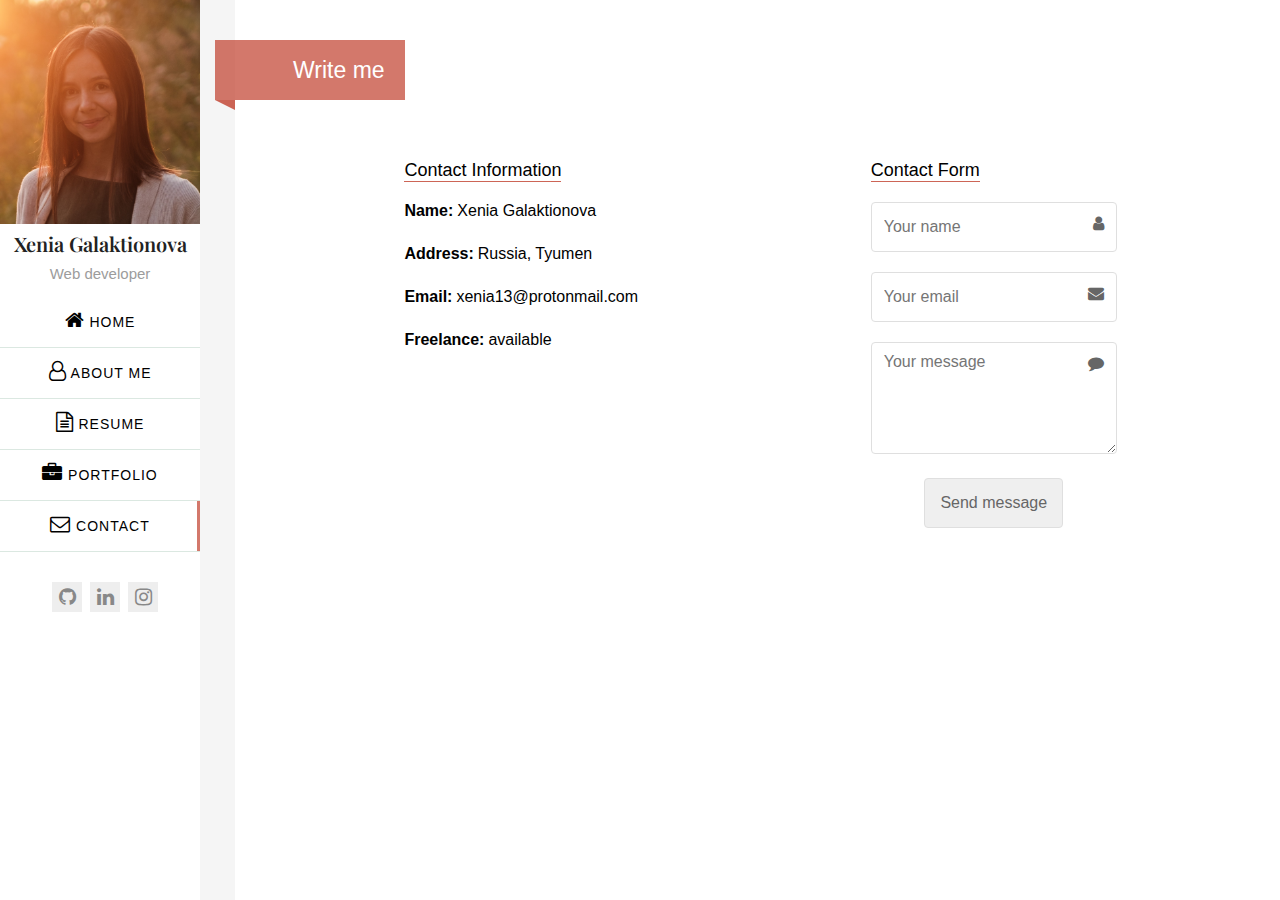
<file: contact.html>
<!DOCTYPE html>
<html lang="en">
<head>
    <meta charset="UTF-8">
    <meta name="viewport" content="width=device-width, initial-scale=1.0">
    <meta http-equiv="X-UA-Compatible" content="ie=edge">
    <link rel="stylesheet" href="css/main.css">
    <link rel="stylesheet" href="https://cdnjs.cloudflare.com/ajax/libs/animate.css/3.7.2/animate.min.css">
    <link rel="stylesheet" href="css/media.css">
    <link href="https://fonts.googleapis.com/css?family=Playfair+Display&display=swap" rel="stylesheet">
    <link rel="stylesheet" href="https://stackpath.bootstrapcdn.com/font-awesome/4.7.0/css/font-awesome.min.css">
   
    <title>Contact</title>
</head>
<body>
    <div id="backdrop"></div>
        <div class="contact_page">
                <nav class="nav">
                        <div class="nav_logo"> 
                           <img src="images/xenia_logo.jpg" />
                           <h2>Xenia Galaktionova</h2>
                           <h3>Web developer</h3>
                        </div>
                        
                        <ul class="menu">
                                <li><a href="index.html"><i class="fa fa-home"></i> Home</a></li>
                                <li><a href="about_me.html"><i class="fa fa-user-o"></i> About me</a></li>
                                <li><a href="resume.html"><i class="fa fa-file-text-o"></i> Resume</a></li>
                                <li ><a href="portfolio.html"><i class="fa fa-briefcase"></i> Portfolio</a></li>
                                <li class="active"><a href="contact.html"><i class="fa fa-envelope-o"></i> Contact</a></li>
                            </ul>
                    
                        <div class="nav_footer">
                            <ul class="social">
                                <li><a href=""><i class="fa fa-github"></i></a></li>
                                <li> <a href=""><i class="fa fa-linkedin"></i></a> </li> 
                                <li> <a href=""><i class="fa fa-instagram"></i></a> </li> 
                            </ul>
                        </div>
                
                </nav>
                    
               
               <div class="page animated fadeIn faster">
                   <div class="subpage">
                    <div class="section_title">Write me</div>  
                    <div class="burger-menu">
                            <input type="checkbox" name="toggle" id="menu" class="toggleMenu">
                            <label for="menu" class="toggleMenu"><i class="fa fa-bars"></i>Menu</label>
        
                            <ul class="menu">
                                <li><a href="index.html"><i class="fa fa-home"></i> Home</a></li>
                                <li><a href="about_me.html"><i class="fa fa-user-o"></i> About me</a></li>
                                <li><a href="resume.html"><i class="fa fa-file-text-o"></i> Resume</a></li>
                                <li ><a href="portfolio.html"><i class="fa fa-briefcase"></i> Portfolio</a></li>
                                <li class="active"><a href="contact.html"><i class="fa fa-envelope-o"></i> Contact</a></li>
                            </ul>
                          </div>
                          
                    <div class="section_contact">
                        
                    <div class="contact_info">
                            <div class="contact_title"><h2>Contact Information</h2></div>
                      <li class="contact_body"> 
                        <h2>Name:</h2>
                        <p>Xenia Galaktionova</p>  
                      </li>  
                      <li class="contact_body"> 
                            <h2>Address:</h2>
                            <p>Russia, Tyumen</p>  
                        </li> 

                        <li class="contact_body"> 
                                <h2>Email:</h2>
                                <p>xenia13@protonmail.com</p>  
                            </li> 

                        <li class="contact_body"> 
                                <h2>Freelance:</h2>
                                <p>available</p>  
                        </li> 

                    
                    </div>
                   
                    <div class="contact_form">
                            <div class="contact_title"><h2>Contact Form</h2></div>


                            
                            <form id="form">
                        <div class="input_form">
                        <input type="text" name="name" class="form-control" 
                        placeholder="Your name" required="required" data-error="Name is required">
                        <i class="form-control-icon fa fa-user"></i></div>

                        <div class="input_form">
                                <input type="email" name="email" class="form-control" 
                                placeholder="Your email" required="required" data-error="Email is required">
                                <i class="form-control-icon fa fa-envelope"></i></div>

                               <div class="input_form">

                                <textarea placeholder="Your message" name="text" rows="5"></textarea><i class="form-control-icon fa fa-comment"></i>
                               </div>
                               <div class="button_">
                               <input type="submit" class="button-send" value="Send message"></div>
                            </form>
                            
                           
                           
                    </div>    
                    </div>
                       
<div>
    </div>

    
   </div>
  </div>
                <script src="https://cdnjs.cloudflare.com/ajax/libs/jquery/3.4.1/jquery.js"></script>
                            <script src="common.js"></script> 




<script defer src="scripts.js"></script>



</body>
</html>
</file>
<file: css/main.css>
* {
    margin: 0;
    box-sizing: border-box;
}

html {
	scroll-behavior: smooth;
}


.main_text {
    

    background:
    /* top, transparent black, faked with gradient */ 
    linear-gradient(
      hsla(0, 85%, 3%, 0.3), 
      rgba(14, 13, 13, 0.2)
    ),
    /* bottom, image */
    url(xenia_back.jpg);
    background-repeat: no-repeat;
    background-size: cover;
    background-position: 100% 70%;
    background-origin: border-box;
    height: 100vh;
    width: 100%; 
    position: relative;
    z-index: 2;
    
}



.main_phrase {
    position: relative;
    top: 35%;
    width: 100%;
    text-align: center;
    font-family: 'Playfair Display', serif;
    font-weight: normal;
    font-size: 35px;
    letter-spacing: 1px;
    color: #EAE8E8;
}

.main_phrase a {
    color: #EAE8E8;
    text-decoration: none;
    outline: none;
}

#iam {
    border-bottom: 1px solid #6C5C4F;
    color: white;
    
}


.main_phrase button {
    margin-top: 30px;
    padding: 5px 10px;
    background: transparent;
    color: white;
    border-radius: 20px;
    font-size: 20px;
    vertical-align: middle;
}

.main_phrase h1 {
    font-size: 75px;
    font-weight: 800;
    letter-spacing: 3px;
    margin-bottom: 30px;
}

.main_phrase a:hover {
    color: #ccc;
    border-color: #ccc;
}

.about {
   
    display: grid;
  grid-template-columns: 200px 1fr;
  height: 100vh;
    
   
}


.nav {
    background: white;
    z-index: 1;  
    display: fixed; 
}

#home {
	height: auto;
}

#about_me {
	height: auto;
}


.about_me {
 
  display: grid;
  grid-template-columns: 1fr 1fr;
 
}

.nav_logo {
    
    text-align: center;

}

.nav_logo h2 {
    font-size: 20px;
    font-weight: 600;
    line-height: 1.1em;
    font-family: 'Playfair Display', serif;
    color: #222;

}

.nav_logo h3 {
    font-size: 15px;
    font-weight: 100;
    margin-top: 10px;
    color: #9c9c9c;
    font-family: Oswald, Helvetica, sans-serif;
   

}

.nav_logo img {
    width: 200px;
    margin-bottom: 5px;
}

.nav .menu {
    color: white;
    list-style: none;
    width: 100%;
    margin-top: 15px;
    padding: 0;
    font-size: 13px;
    letter-spacing: 1px; 
    text-transform: uppercase; 
   
}



.nav .menu li {
    padding: 0px;
    line-height: 30px;
    font-family: Roboto, sans-serif;
    border-bottom: 1px solid #DBE8E1;
    cursor: pointer;
    display: inline-block;
    width: 200px;
 
    
    
}



.nav .menu li a {
color: black;
text-decoration: none;
display: block;
text-align: center;
font-size: 14px;
cursor: pointer;
line-height: 50px;
position: relative;
}


.nav .menu li:hover {
    background: #fcfcfc;
}



.menu li.active a:after {
    background-color: rgba(193, 62, 44, 0.7);
    display: block;
    width: 3px;
    height: 100%;
    position: absolute;
    bottom: 0;
    right: 0;
    content: "";
    margin: 0 auto;
    box-sizing: border-box;

}

.menu li .fa {
    color: black;
    font-size: 20px;
    line-height: 30px;
    
    text-align: center;
}




.nav_footer {
    padding-top: 30px;
  
    padding-left: 10px;
}

.nav_footer .social li i {
    font-size: 20px;
    line-height: 30px;
    color: #888;
}

.nav_footer .social li  {
    
    background-color: #eee;
   
    text-align: center;
    width: 30px;
   height: 30px;
   
}

.nav_footer .social li  {
    display: inline-block;
    text-align: center;
    margin: 0 2px;
   
}

.nav_footer .social li:hover {
    background-color: rgba(193, 62, 44, 0.6);
    color: white;
}

.nav_footer .social li i:hover {
    color: white
}

.burger-menu {
    display: none;
}

.burger-menu [type="checkbox"] {
    display: none;
}

.burger-menu label.toggleMenu {
    display: block;
    padding: 15px 40px;
    cursor: pointer;
    position: relative;
    font-family: Roboto, sans-serif;
    font-size: 13px;
    font-weight: 500;
    letter-spacing: 1px; 
    text-transform: uppercase; 
    color: #888;
}

.burger-menu label.toggleMenu .fa {
    position: absolute;
    top: 15px;
    left: 12px;
    font-size: 18px;
   
}


.about_me h1 {
    padding: 20px;
   
}

.presentation {
    display: grid;
    justify-items: center;
    align-items: center;
    padding-left: 20px;
    
}

.presentation_text {
    border: 1px solid #804B2A;
    border-radius: 30px;
    padding: 30px;
}


.progress-title{
    font-size: 18px;
    font-weight: 500;
    color: #666;
    margin-left: 5px;
    margin-right: 5px;
    font-family: Oswald;
}

.progress-bar{
    position: relative;
    background: #f0f0f0;
    margin-bottom: 30px;
    margin-right: 5px;
    box-shadow: none;
    height: 14px;
    box-sizing: border-box;
    width: 250px;
    border-radius: 15px;
   
    
}
.progress-value{
    background-color: rgba(193, 62, 44, 0.6);
    height: 14px;
    border: 2px solid #f0f0f0;
    border-radius: 15px;
    padding: 0;
    animation: animate-positive 2s;
   
 
   
   
   
}
@-webkit-keyframes animate-positive{
    0% { width: 0%; }
}
@keyframes animate-positive{
    0% { width: 0%; }
}
.education {
    padding-top: 40px;
    font-family: Roboto;
    font-size: 16px;
    line-height: 1.65;
    
}

.education_item {
    list-style: none;
   
}




.about h1 {
    color: #C66A54;
    font-size: 25px;
}

.education_name {
    color: #C66A54;
    font-weight: 600;

}

.contact_page {
    display: grid;
    grid-template-columns: 200px 1fr;
   
    overflow: scroll;
}

.about_me_page {
    display: grid;
    grid-template-columns: 200px 1fr;
    height: 100vh;
   
}

.text_about_me {
    font-size: 15px;
    font-family: 'PT Sans', Helvetica, sans-serif;
    width: 70%;
    text-align: center;
    box-shadow: 0 1px 5px rgba(0,0,0,0.1);
    padding: 20px 10px 15px;
    margin: 15px;
    background-color: #fafafa;

}

.text_about_me {
    line-height: 25px;
   margin-top: 40px;
}

.wrapper_about_me {
  
    display: grid;
    justify-items: center;
    align-items: center;
    grid-gap: 50px;
}

.fun_facts {
    text-align: center;
    font-size: 16px;
   
    font-family: 'PT Sans', Helvetica, sans-serif;
}


.fun_facts_icons {
    display: grid;
    grid-template-columns: 1fr 1fr 1fr 1fr;
    grid-gap: 10px;
    position: relative;
   
}

.fact_icon_1 {
    box-shadow: 0 1px 5px rgba(0,0,0,0.1);
    padding: 20px 10px 15px;
    margin: 15px;
    background-color: #fafafa;
    transition: all 0.25s;
}


.fact_icon_1:hover #fact_pic_1 {
    transition: all 0.65s;
	transform: rotateY(360deg);
}

.fact_icon_2 {
    box-shadow: 0 1px 5px rgba(0,0,0,0.1);
    padding: 20px 10px 15px;
    margin: 15px;
    background-color: #fafafa;
}

.fact_icon_2:hover #fact_pic_2 {
    transition: all 0.65s;
	transform: rotateY(360deg);
}

.fact_icon_3 {
    box-shadow: 0 1px 5px rgba(0,0,0,0.1);
    padding: 20px 10px 15px;
    margin: 15px;
    background-color: #fafafa;
}

.fact_icon_3:hover #fact_pic_3 {
    transition: all 0.65s;
	transform: rotateY(360deg);
}

.fact_icon_4 {
    box-shadow: 0 1px 5px rgba(0,0,0,0.1);
    padding: 20px 10px 15px;
    margin: 15px;
    background-color: #fafafa;
}

.fact_icon_4:hover #fact_pic_4 {
    transition: all 0.65s;
	transform: rotateY(360deg);
}

#fact_pic_1 {
    margin-top: 20px;
    width: 70px;
}

#fact_pic_2 {
    margin-top: 20px;
    width: 70px;
}

#fact_pic_3 {
    margin-top: 15px;
    width: 70px;
}

#fact_pic_4 {
    margin-top: 20px;
    width: 70px;
}


.contact_form {
   width: auto;
}

.contact_info {
   height: auto;
   width: auto;
   margin-bottom: 40px;
  
}

.contact_body {
    display: flex;
    margin-bottom: 25px;
}

.contact_body p {
    font-size: 16px;
   
    font-family: 'PT Sans', Helvetica, sans-serif;
}

.contact_body h2 {
    font-size: 16px;
    font-weight: 700;
   
    font-family: 'PT Sans', Helvetica, sans-serif;
    margin-right: 4px;
}


.section_title {
    display: inline-block;
    position: relative;
    background-color: rgba(193, 62, 44, 0.7);
    color: #fff;
    margin: 40px 0 0 -20px;
   
    line-height: 40px;
    font-weight: 500;
    text-shadow: 1px 1px 1p;
    font-family: Oswald, Helvetica, sans-serif;
    font-size: 23px;
   padding: 10px 20px 10px 78px;
}

.section_title:after {
    display: block;
    width: 10px;
    height: 0px;
    position: absolute;
    bottom: -10px;
    left: -10px;
    content: "";
    border-bottom: 10px solid transparent;
    border-right: 20px solid rgba(193, 62, 44, 0.8);
}   

.page {
    width: 100%;
    height: 100%;
    padding-left: 35px;
    overflow-x: hidden;
    overflow-y: hidden;
    box-sizing: border-box;
    background-color: #f5f5f5;
}

.page_about_me {
    width: 100%;
  
    padding-left: 35px;
    overflow-x: hidden;
    
    box-sizing: border-box;
    background-color: #f5f5f5;
}

.subpage {
    opacity: 1;
    height: 100%;
    z-index: 90;
    visibility: visible;
    background: white;
}

.subpage_about_me {
    opacity: 1;
    height: auto;
    z-index: 90;
    visibility: visible;
    margin-right: 15px;
    background: white;
    
}

.section_about_me {
    width: 100%;
    margin-left: 20px;
    margin-right: 20px;
    display: grid;
    grid-template-columns: 1fr 1fr 1fr;
    align-content: center;
    justify-items: center;
    color: black;
    
}

.event-date {
    display: inline-block;
    position: relative;
    font-family: Oswald, Helvetica, sans-serif;
    font-weight: 300;
    font-size: 15px;
    color: #fff;
   
    line-height: 20px;
    margin: 0 0 3px;
    background-color: #9bd952;
    padding: 5px 8px 5px 30px;
    margin-left: -21px;
    margin-bottom: 10px;
}

.event-date:after {
    display: block;
    width: 5px;
    height: 0px;
    position: absolute;
    bottom: -5px;
    left: 0px;
    content: "";
    border-bottom: 5px solid transparent;
    border-right: 5px solid #8cc44b;
}   

.time-line {
    position: relative;
    border-left: 2px solid #f4f9ed;
    padding-top: 6px;
    padding-left: 10px;
    margin-left: 40px;
    
    width: 100%;
    
    visibility: visible;
    opacity: 1;
    z-index: 20;
    background: white;
    font-size: 18px;
}

.time-line_coding {
    position: relative;
   
    padding-top: 6px;
    padding-left: 10px;
   margin-right: 20px;
    
    visibility: visible;
    opacity: 1;
    z-index: 20;
    background: white;
    font-size: 18px;
}

.education_coding {
    display: flex;
    justify-content: space-between;
    margin-right: 100px;
}


.education_title h2 {
   display: inline-block;
    font-size: 22px;
    font-family: Oswald, Helvetica, sans-serif;
    font-weight: 500;
    padding-top: 20px;
    margin-bottom: 20px;
    margin-left: 30px; 
}

.education_title h2:after {
    content: "";
  width: 100%;
    height: 1px;
    background-color: rgba(193, 62, 44, 0.8);
    display: block;

}

.time-line p {
    font-size: 13px;
    color: #666;
   
   
    font-family: 'PT Sans', Helvetica, sans-serif;
  
}

.time-line img {
    width: 40px;
    margin-left: 10px;
    margin-top: 10px;
    cursor: pointer;
}

.time-line h4 {
   font-family: Oswald, Helvetica, sans-serif;
    font-size: 18px;
    margin-bottom: 10px;
}

.education_item_ {
    margin-bottom: 25px;
}





.portfolio-left {
    margin-left: 40px;
}



.technology {
    list-style: none;
    margin: 0;
    padding: 0;
}

.portfolio-right ul {
    display: block;
}

.portfolio-right li {
    display: inline-block;
    margin: 2px 0;
    font-size: 14px;
    font-family: 'PT Sans', Helvetica, sans-serif;
    color: #666;
    padding: 2px 7px;
    background-color: #eee;
}


#backdrop {
    position: fixed;
    width: 100%;
    height: 100vh;
    top: 0;
    left: 0;
    z-index: 50;
    background: rgba(0,0,0, 0.75);
    display: none;
}

#backdrop.visible{
    display: block;
}

.portfolio_ {
display: grid;
justify-items: center;

 
}

.button-group {
    
    margin-top: 20px;
}


.button {
  display: inline-block;
  padding: 10px 10px;
  margin-bottom: 10px;
  background: transparent;
  border: none;
outline: none;
  color: #888;
  font-family: 'PT Sans', Helvetica, sans-serif;
  font-size: 14px;
  
  cursor: pointer;
}

.button:hover {
  background-color: #eee;
  color: #888;
  outline: none;
}

.button:active,
.button.is-checked {
  background-color: rgba(193, 62, 44, 0.7);
  outline: none;
}

.button.is-checked {
  color: white;
 
}


/* ---- button-group ---- */



.button-group .button {
  float: center;
  border-radius: 0;
 
}



/* ---- .element-item ---- */

.element-item {
  
   
    width: 300px;

  

  cursor: pointer;
  margin: 5px;
  padding: 10px;
  opacity: .99;
text-align: center;
 
 
  

}


.element_item:before {
    opacity: 1;
}


.element_text {
    
   
font-size: 16px;
  padding: 20px;
  color: #fff;
  position: absolute;
  bottom: 0;
  left: 0;
  z-index: 3;
      
}

.element_text p {
    display: block;
  opacity: 0;
  position: relative;
  top: 100px;
  transition-property: top, opacity;
  transition-duration: 0.3s;
  transition-delay: 0s;
}


.element_text p:hover:before {
    top: 50%;
  }
  
  .element_text p:hover  {
    transition-delay: 0.15s;
  }
  .element_text p:hover {
    transition-delay: 0.25s;
  }



.element-item img {
    width: 350px;
    z-index: 1;   
}

.grid {
    width: 100%;
    margin-left: 50px;

}
.grid-content {
    display: grid;
    width: 100%;
    height: 100%;
    justify-items: center;
    
}


.items_portfolio {
display: grid;
justify-items: center;
}





/* Reset */


.tiles .tile {
  display: inline-block;
  margin: 10px;
 
  opacity: .99;
  
  overflow: hidden;
  position: relative;
  border-radius: 3px;
  
}
.tiles .tile:before {
  content: '';
  background: rgba(79,86,94,0.8);
 
  width: 100%;
  height: 400px;
  opacity: 0;
  position: absolute;
  top: 0;
  left: 0;
  z-index: 2;
  transition-property: top, opacity;
  transition-duration: 0.3s;
}
.tiles .tile img {
  display: block;
  max-width: 100%;
  
}
.tiles .tile .details {
 
  padding: 20px;
  color: #fff;
  position: absolute;
  top: 2%;
 left: 10%;
  right: 10%;
  z-index: 3;
}





.tiles .tile .details span {
  display: inline-block;
  opacity: 0;
  position: relative;
width: auto;
  transition-property: top, opacity;
  transition-duration: 0.3s;
  transition-delay: 0s;
}
.tiles .tile .details .title {
 
  font-size: 16px;

  font-family: 'PT Sans', Helvetica, sans-serif;
}

.tiles .tile .details .title:after {
    display: block;
    content: '';
    width: auto;
    height: 2px;
    margin: 0 auto;
    background-color: #e65959;
}




.tiles .tile .details .info {
  line-height: 1.2;
  margin-top: 10px;
  font-size: 15px;
  font-family: 'PT Sans', Helvetica, sans-serif;
}
.tiles .tile:focus:before,
.tiles .tile:focus span, .tiles .tile:hover:before,
.tiles .tile:hover span {
  opacity: 1;
}
.tiles .tile:focus:before, .tiles .tile:hover:before {
  top: 0;
}
.tiles .tile:focus span, .tiles .tile:hover span {
  top: 0;
}



.section_contact {
    margin-top: 60px;
    margin-right: 50px;
    margin-left: 50px;
    display: grid;
    grid-template-columns: 1fr 1fr;
    justify-items: center;
    height: auto;
    
}

.form-control {
    position: relative;
    border: 1px solid #dfdfdf;
    border-radius: 4px;
    display: block;
    font-size: 16px;
    padding: 10px 25px 10px 12px;
    width: 100%;
    height: 50px;   
    outline: none;
    font-family: 'PT Sans', Helvetica, sans-serif;
}

.form-control-icon {
    position: absolute;
    top: 13px;
    right: 13px;
    color: #666;
}

.input_form {
    position: relative;
    margin-bottom: 20px;
}

textarea {
    width: 100%;
    padding: 10px 25px 10px 12px;
    resize: vertical;
    outline: none;
    font-size: 16px;
    font-family: 'PT Sans', Helvetica, sans-serif;
    border: 1px solid #dfdfdf;
    border-radius: 4px;
}

.button-send {
   
    border: 1px solid #dfdfdf;
    color: #666;
    border-radius: 4px;
    height: 50px;
    padding: 15px;
    cursor: pointer;
    font-size: 16px;
    outline: none;
}

.button-send:hover {
    background: rgba(193, 62, 44, 0.6);
    color: white;
}

.button_ {
    background: white;
    width: 100%;
    text-align: center;
}



.contact_title h2 {
     display: inline-block;
     font-size: 18px;
     font-family: Oswald, Helvetica, sans-serif;
     font-weight: 500;
     margin-bottom: 20px;
    
    
 
 }
 

 .contact_title h2:after {
    content: "";
    width: 100%;
    height: 1px;
    background-color: rgba(193, 62, 44, 0.8);
    display: block;

}


.transition-fade {
    opacity: 1;
    transition: 400ms;
}

html.is-animating .transition-fade {
    opacity: 0;
}



.active_ {
    background: red;
}

  body {
    
    height: 100vh;
    overflow: hidden;
  }
  
  .container {
    width: 100%;
    height: 100%;
    overflow-y: scroll; 

  }
</file>
<file: css/media.css>
@media(max-width:900px) {

    .main_text {
    
        background:
        /* top, transparent black, faked with gradient */ 
        linear-gradient(
          hsla(0, 85%, 3%, 0.3), 
          rgba(14, 13, 13, 0.2)
        ),
        /* bottom, image */
        url(xenia_back.jpg);
      
        background-repeat: no-repeat;
        background-size: cover;
        background-position: center center;
        background-origin: border-box;
        height: 100vh;
        width: 100%; 
        position: relative;
        z-index: 2;
        
       
    }
    
    .main_phrase {
        position: relative;
        top: 35%;
        width: 100%;
        text-align: center;
        font-family: 'Playfair Display', serif;
        font-weight: normal;
        font-size: 20px;
        letter-spacing: 1px;
        color: #EAE8E8;
    }
    .main_phrase h1 {
        font-size: 45px;
        font-weight: 800;
        letter-spacing: 3px;
        margin-bottom: 30px;
    }


    .contact_page {
        display: grid;
        grid-template-columns: 1fr;
        height: 100vh;
    }

    .nav {
        display: none;
    }


    .section_about_me {
        grid-template-columns: 1fr;
    }

    .time-line {
       margin-right: 15px;
    }

    .section_contact {
        
        grid-template-columns: 1fr;
        
    }

    .section_about_me {
        justify-items: start;
    }
    
    .time-line_coding {
        margin-left: 40px;
    }

    .fun_facts_icons {
        grid-template-columns: 1fr 1fr;
    }

  



}



@media(min-width:600px) {

     
   

    .contact_page {
        display: grid;
        grid-template-columns: 200px 1fr;
        width: 100%;
        height: 100vh;
    }

    .nav {
        display: block;
    }

}



@media (min-width:800px){
    .nav {
        background: white;
        z-index: 1;  
        display: block; 
    }

    .contact_page {
        display: grid;
        grid-template-columns: 200px 1fr;
    }
 
}


@media (max-width: 600px) {

    .burger-menu {
        margin-top: 25px;
        display: block;
    }

    .burger-menu ul {
        display: none;
        color: white;
        list-style: none;
        width: 100%;
        margin-top: 15px;
        margin-left: 15px;
        padding: 0;
        font-size: 13px;
        letter-spacing: 1px; 
        text-transform: uppercase; 
        line-height: 50px;
        font-family: Roboto, sans-serif;
        cursor: pointer;
        position: relative;
    }

    .burger-menu a {
        color: black;
        text-decoration: none;
        }
        
    .burger-menu li:hover {
            background: #fcfcfc;
        }
        
    .burger-menu li a {
         position: relative;
        }

   

    .nav {
        display: none;
    }

    .nav_burger label.toggleMenu {
        display: block;
      
    }

    input.toggleMenu:checked + label.toggleMenu {
        background: rgba(193, 62, 44, 0.6);
        color: #fff;
    }

    input.toggleMenu:checked ~ ul {
        display: block;
    }



}
</file>
